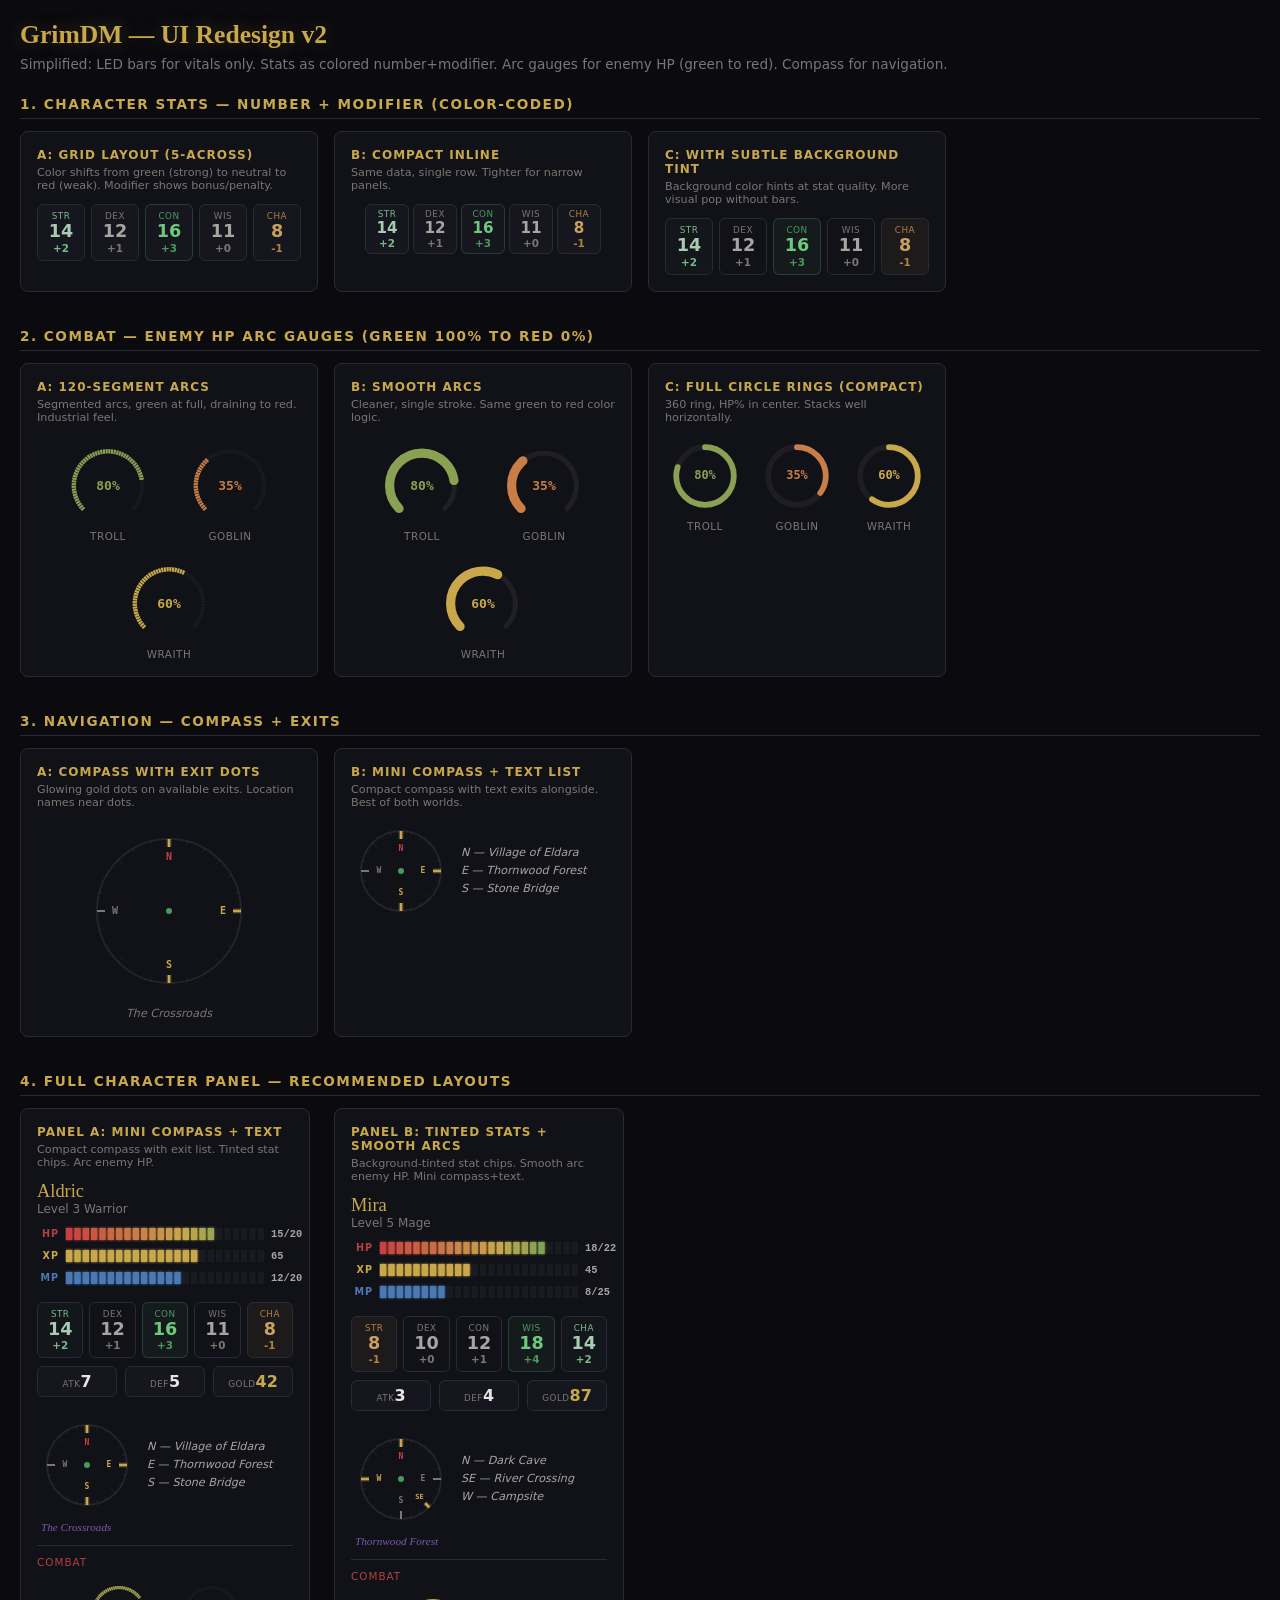
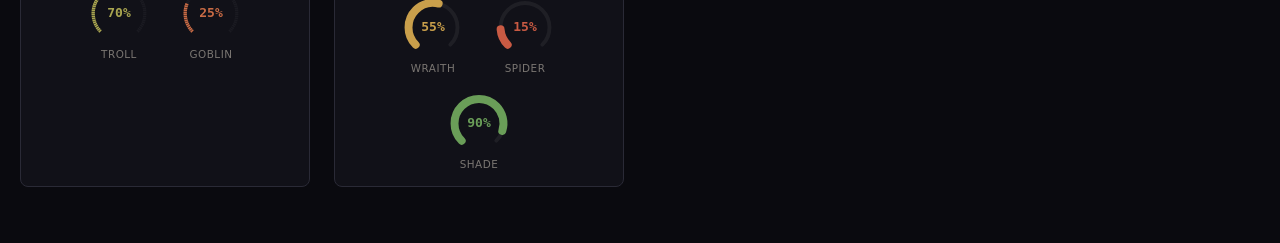
<file: backend/app/static/ui-prototype.html>
<!DOCTYPE html>
<html lang="en">
<head>
<meta charset="UTF-8">
<meta name="viewport" content="width=device-width, initial-scale=1.0">
<title>GrimDM — UI Redesign v2</title>
<style>
:root {
  --bg-deep: #0a0a0f;
  --bg-panel: #111118;
  --bg-panel-alt: #16161f;
  --text-primary: #e8e4df;
  --text-secondary: #a8a4a0;
  --text-dim: #7a7672;
  --accent-gold: #c9a84c;
  --accent-red: #b44040;
  --accent-green: #4a9a5c;
  --accent-blue: #4a7ab4;
  --accent-purple: #7a5aaa;
  --border-color: #2a2a36;
  --font-body: 'Segoe UI', system-ui, sans-serif;
  --font-display: Georgia, 'Times New Roman', serif;
  --radius: 6px;
}
* { margin: 0; padding: 0; box-sizing: border-box; }
body {
  font-family: var(--font-body);
  background: var(--bg-deep);
  color: var(--text-primary);
  padding: 20px;
  overflow-y: auto;
}
h1 {
  font-family: var(--font-display);
  color: var(--accent-gold);
  text-shadow: 0 0 20px rgba(201,168,76,0.3);
  font-size: 1.6rem;
  margin-bottom: 6px;
}
.subtitle { color: var(--text-dim); font-size: 0.85rem; margin-bottom: 24px; }
.section { margin-bottom: 36px; }
.section-title {
  font-size: 0.85rem; font-weight: 700; color: var(--accent-gold);
  text-transform: uppercase; letter-spacing: 1.5px;
  margin-bottom: 12px; padding-bottom: 6px;
  border-bottom: 1px solid var(--border-color);
}
.variants { display: grid; grid-template-columns: repeat(auto-fill, minmax(280px, 1fr)); gap: 16px; }
.variant {
  background: var(--bg-panel); border: 1px solid var(--border-color);
  border-radius: 8px; padding: 16px;
}
.variant-label { font-size: 0.75rem; font-weight: 700; color: var(--accent-gold); text-transform: uppercase; letter-spacing: 1px; margin-bottom: 4px; }
.variant-desc { font-size: 0.7rem; color: var(--text-dim); margin-bottom: 12px; }
canvas { display: block; }
.vital-row { display: flex; align-items: center; gap: 6px; margin-bottom: 6px; }
.vital-label { font-size: 0.6rem; font-weight: 700; text-transform: uppercase; letter-spacing: 1px; width: 22px; text-align: right; flex-shrink: 0; }
.vital-label.hp { color: var(--accent-red); }
.vital-label.xp { color: var(--accent-gold); }
.vital-label.mp { color: var(--accent-blue); }
.vital-canvas { flex: 1; height: 16px; }
.vital-value { font-size: 0.65rem; font-weight: 600; color: var(--text-secondary); font-family: monospace; width: 42px; flex-shrink: 0; }
.stats-grid { display: grid; grid-template-columns: repeat(5, 1fr); gap: 6px; }
.stat-chip {
  text-align: center; padding: 6px 4px;
  background: var(--bg-panel-alt); border-radius: var(--radius);
  border: 1px solid var(--border-color);
}
.stat-chip .s-label { font-size: 0.55rem; text-transform: uppercase; letter-spacing: 0.5px; margin-bottom: 2px; }
.stat-chip .s-value { font-size: 1.1rem; font-weight: 700; line-height: 1; }
.stat-chip .s-mod { font-size: 0.65rem; font-weight: 600; margin-top: 1px; }
.stat-chip.strong .s-label { color: var(--accent-green); }
.stat-chip.strong .s-value { color: #6dca7c; }
.stat-chip.strong .s-mod { color: var(--accent-green); }
.stat-chip.strong { border-color: rgba(74,154,92,0.3); }
.stat-chip.good .s-label { color: #7ab88a; }
.stat-chip.good .s-value { color: #a8ccb0; }
.stat-chip.good .s-mod { color: #7ab88a; }
.stat-chip.neutral .s-label { color: var(--text-dim); }
.stat-chip.neutral .s-value { color: var(--text-secondary); }
.stat-chip.neutral .s-mod { color: var(--text-dim); }
.stat-chip.weak .s-label { color: #b08040; }
.stat-chip.weak .s-value { color: #c9a060; }
.stat-chip.weak .s-mod { color: #b08040; }
.stat-chip.poor .s-label { color: var(--accent-red); }
.stat-chip.poor .s-value { color: #d06060; }
.stat-chip.poor .s-mod { color: var(--accent-red); }
.stat-chip.poor { border-color: rgba(180,64,64,0.3); }
.derived-row { display: flex; gap: 8px; margin-top: 8px; }
.derived-stat {
  flex: 1; text-align: center; padding: 5px;
  background: var(--bg-panel-alt); border-radius: var(--radius);
  border: 1px solid var(--border-color);
}
.derived-stat .d-label { font-size: 0.55rem; color: var(--text-dim); text-transform: uppercase; letter-spacing: 0.5px; }
.derived-stat .d-value { font-size: 1rem; font-weight: 600; color: var(--text-primary); }
.combat-header { font-size: 0.65rem; color: var(--accent-red); text-transform: uppercase; letter-spacing: 1px; margin-bottom: 8px; }
.enemy-row { display: flex; gap: 12px; justify-content: center; flex-wrap: wrap; }
.enemy-unit { display: flex; flex-direction: column; align-items: center; gap: 4px; }
.enemy-name { font-size: 0.65rem; color: var(--text-dim); text-transform: uppercase; letter-spacing: 0.5px; }
.compass-section { display: flex; gap: 10px; align-items: center; margin-top: 8px; }
.exit-list { font-size: 0.7rem; color: var(--text-secondary); font-style: italic; line-height: 1.6; }
</style>
</head>
<body>

<h1>GrimDM — UI Redesign v2</h1>
<p class="subtitle">Simplified: LED bars for vitals only. Stats as colored number+modifier. Arc gauges for enemy HP (green to red). Compass for navigation.</p>

<!-- SECTION 1: Stats -->
<div class="section">
  <div class="section-title">1. Character Stats — Number + Modifier (Color-Coded)</div>
  <div class="variants">
    <div class="variant">
      <div class="variant-label">A: Grid Layout (5-across)</div>
      <div class="variant-desc">Color shifts from green (strong) to neutral to red (weak). Modifier shows bonus/penalty.</div>
      <div class="stats-grid" id="stats-grid-a"></div>
    </div>
    <div class="variant">
      <div class="variant-label">B: Compact Inline</div>
      <div class="variant-desc">Same data, single row. Tighter for narrow panels.</div>
      <div style="display:flex; gap:4px; justify-content:center;" id="stats-inline-b"></div>
    </div>
    <div class="variant">
      <div class="variant-label">C: With Subtle Background Tint</div>
      <div class="variant-desc">Background color hints at stat quality. More visual pop without bars.</div>
      <div class="stats-grid" id="stats-grid-c"></div>
    </div>
  </div>
</div>

<!-- SECTION 2: Enemy HP arcs -->
<div class="section">
  <div class="section-title">2. Combat — Enemy HP Arc Gauges (Green 100% to Red 0%)</div>
  <div class="variants">
    <div class="variant">
      <div class="variant-label">A: 120-Segment Arcs</div>
      <div class="variant-desc">Segmented arcs, green at full, draining to red. Industrial feel.</div>
      <div class="enemy-row">
        <div class="enemy-unit"><canvas id="arc-troll" width="110" height="90"></canvas><span class="enemy-name">Troll</span></div>
        <div class="enemy-unit"><canvas id="arc-goblin" width="110" height="90"></canvas><span class="enemy-name">Goblin</span></div>
        <div class="enemy-unit"><canvas id="arc-wraith" width="110" height="90"></canvas><span class="enemy-name">Wraith</span></div>
      </div>
    </div>
    <div class="variant">
      <div class="variant-label">B: Smooth Arcs</div>
      <div class="variant-desc">Cleaner, single stroke. Same green to red color logic.</div>
      <div class="enemy-row">
        <div class="enemy-unit"><canvas id="smooth-troll" width="110" height="90"></canvas><span class="enemy-name">Troll</span></div>
        <div class="enemy-unit"><canvas id="smooth-goblin" width="110" height="90"></canvas><span class="enemy-name">Goblin</span></div>
        <div class="enemy-unit"><canvas id="smooth-wraith" width="110" height="90"></canvas><span class="enemy-name">Wraith</span></div>
      </div>
    </div>
    <div class="variant">
      <div class="variant-label">C: Full Circle Rings (compact)</div>
      <div class="variant-desc">360 ring, HP% in center. Stacks well horizontally.</div>
      <div class="enemy-row">
        <div class="enemy-unit"><canvas id="ring-troll" width="80" height="80"></canvas><span class="enemy-name">Troll</span></div>
        <div class="enemy-unit"><canvas id="ring-goblin" width="80" height="80"></canvas><span class="enemy-name">Goblin</span></div>
        <div class="enemy-unit"><canvas id="ring-wraith" width="80" height="80"></canvas><span class="enemy-name">Wraith</span></div>
      </div>
    </div>
  </div>
</div>

<!-- SECTION 3: Compass -->
<div class="section">
  <div class="section-title">3. Navigation — Compass + Exits</div>
  <div class="variants">
    <div class="variant">
      <div class="variant-label">A: Compass with Exit Dots</div>
      <div class="variant-desc">Glowing gold dots on available exits. Location names near dots.</div>
      <canvas id="compass-full" width="180" height="180" style="margin:0 auto;"></canvas>
      <div style="text-align:center;font-size:0.7rem;color:var(--text-dim);margin-top:6px;font-style:italic;">The Crossroads</div>
    </div>
    <div class="variant">
      <div class="variant-label">B: Mini Compass + Text List</div>
      <div class="variant-desc">Compact compass with text exits alongside. Best of both worlds.</div>
      <div class="compass-section">
        <canvas id="compass-mini" width="100" height="100"></canvas>
        <div class="exit-list">
          <div>N — Village of Eldara</div>
          <div>E — Thornwood Forest</div>
          <div>S — Stone Bridge</div>
        </div>
      </div>
    </div>
  </div>
</div>

<!-- SECTION 4: Full panels -->
<div class="section">
  <div class="section-title">4. Full Character Panel — Recommended Layouts</div>
  <div class="variants">

    <div class="variant" style="max-width:290px;">
      <div class="variant-label">Panel A: Mini Compass + Text</div>
      <div class="variant-desc">Compact compass with exit list. Tinted stat chips. Arc enemy HP.</div>
      <div style="margin-bottom:10px;">
        <div style="font-family:var(--font-display);font-size:1.15rem;color:var(--accent-gold);">Aldric</div>
        <div style="font-size:0.75rem;color:var(--text-dim);">Level 3 Warrior</div>
      </div>
      <div class="vital-row"><span class="vital-label hp">HP</span><canvas class="vital-canvas" id="fp-hp" width="200" height="16"></canvas><span class="vital-value">15/20</span></div>
      <div class="vital-row"><span class="vital-label xp">XP</span><canvas class="vital-canvas" id="fp-xp" width="200" height="16"></canvas><span class="vital-value">65</span></div>
      <div class="vital-row"><span class="vital-label mp">MP</span><canvas class="vital-canvas" id="fp-mp" width="200" height="16"></canvas><span class="vital-value">12/20</span></div>
      <div style="height:10px;"></div>
      <div class="stats-grid" id="fp-stats"></div>
      <div class="derived-row">
        <div class="derived-stat"><span class="d-label">ATK</span><span class="d-value">7</span></div>
        <div class="derived-stat"><span class="d-label">DEF</span><span class="d-value">5</span></div>
        <div class="derived-stat"><span class="d-label">Gold</span><span class="d-value" style="color:var(--accent-gold);">42</span></div>
      </div>
      <div style="height:10px;"></div>
      <div class="compass-section">
        <canvas id="fp-compass" width="100" height="100"></canvas>
        <div class="exit-list">
          <div>N — Village of Eldara</div>
          <div>E — Thornwood Forest</div>
          <div>S — Stone Bridge</div>
        </div>
      </div>
      <div style="text-align:left;font-size:0.7rem;color:var(--accent-purple);font-family:var(--font-display);font-style:italic;margin-top:6px;margin-left:4px;">The Crossroads</div>
      <div style="margin-top:12px;border-top:1px solid var(--border-color);padding-top:10px;">
        <div class="combat-header">Combat</div>
        <div class="enemy-row">
          <div class="enemy-unit"><canvas id="fp-e1" width="80" height="68"></canvas><span class="enemy-name">Troll</span></div>
          <div class="enemy-unit"><canvas id="fp-e2" width="80" height="68"></canvas><span class="enemy-name">Goblin</span></div>
        </div>
      </div>
    </div>

    <div class="variant" style="max-width:290px;">
      <div class="variant-label">Panel B: Tinted Stats + Smooth Arcs</div>
      <div class="variant-desc">Background-tinted stat chips. Smooth arc enemy HP. Mini compass+text.</div>
      <div style="margin-bottom:10px;">
        <div style="font-family:var(--font-display);font-size:1.15rem;color:var(--accent-gold);">Mira</div>
        <div style="font-size:0.75rem;color:var(--text-dim);">Level 5 Mage</div>
      </div>
      <div class="vital-row"><span class="vital-label hp">HP</span><canvas class="vital-canvas" id="fp2-hp" width="200" height="16"></canvas><span class="vital-value">18/22</span></div>
      <div class="vital-row"><span class="vital-label xp">XP</span><canvas class="vital-canvas" id="fp2-xp" width="200" height="16"></canvas><span class="vital-value">45</span></div>
      <div class="vital-row"><span class="vital-label mp">MP</span><canvas class="vital-canvas" id="fp2-mp" width="200" height="16"></canvas><span class="vital-value">8/25</span></div>
      <div style="height:10px;"></div>
      <div class="stats-grid" id="fp2-stats"></div>
      <div class="derived-row">
        <div class="derived-stat"><span class="d-label">ATK</span><span class="d-value">3</span></div>
        <div class="derived-stat"><span class="d-label">DEF</span><span class="d-value">4</span></div>
        <div class="derived-stat"><span class="d-label">Gold</span><span class="d-value" style="color:var(--accent-gold);">87</span></div>
      </div>
      <div style="height:10px;"></div>
      <div class="compass-section">
        <canvas id="fp2-compass" width="100" height="100"></canvas>
        <div class="exit-list">
          <div>N — Dark Cave</div>
          <div>SE — River Crossing</div>
          <div>W — Campsite</div>
        </div>
      </div>
      <div style="text-align:left;font-size:0.7rem;color:var(--accent-purple);font-family:var(--font-display);font-style:italic;margin-top:6px;margin-left:4px;">Thornwood Forest</div>
      <div style="margin-top:12px;border-top:1px solid var(--border-color);padding-top:10px;">
        <div class="combat-header">Combat</div>
        <div class="enemy-row">
          <div class="enemy-unit"><canvas id="fp2-e1" width="80" height="68"></canvas><span class="enemy-name">Wraith</span></div>
          <div class="enemy-unit"><canvas id="fp2-e2" width="80" height="68"></canvas><span class="enemy-name">Spider</span></div>
          <div class="enemy-unit"><canvas id="fp2-e3" width="80" height="68"></canvas><span class="enemy-name">Shade</span></div>
        </div>
      </div>
    </div>

  </div>
</div>

<script>
/* GrimDM UI Prototype v2 — all safe DOM construction */

const GOLD='#c9a84c', RED='#c94040', GREEN='#4a9a5c', BLUE='#4a7ab4',
      PURPLE='#7a5aaa', TEXT_P='#e8e4df', TEXT_D='#7a7672', BG_TRACK='rgba(255,255,255,0.04)';

function dpr(canvas) {
  const d = window.devicePixelRatio || 1;
  const w = canvas.clientWidth, h = canvas.clientHeight;
  canvas.width = w * d; canvas.height = h * d;
  const ctx = canvas.getContext('2d');
  ctx.scale(d, d);
  return { ctx, w, h };
}
function lerp(a, b, t) { return a + (b - a) * t; }
function lerpColor(a, b, t) {
  const ar=parseInt(a.slice(1,3),16), ag=parseInt(a.slice(3,5),16), ab=parseInt(a.slice(5,7),16);
  const br=parseInt(b.slice(1,3),16), bg_=parseInt(b.slice(3,5),16), bb=parseInt(b.slice(5,7),16);
  return 'rgb('+Math.round(lerp(ar,br,t))+','+Math.round(lerp(ag,bg_,t))+','+Math.round(lerp(ab,bb,t))+')';
}
function rgba(hex, a) {
  const r=parseInt(hex.slice(1,3),16), g=parseInt(hex.slice(3,5),16), b=parseInt(hex.slice(5,7),16);
  return 'rgba('+r+','+g+','+b+','+a+')';
}
function hpColor(pct) {
  if (pct > 0.6) return lerpColor('#c9a84c','#4a9a5c', (pct-0.6)/0.4);
  return lerpColor('#c94040','#c9a84c', pct/0.6);
}
function enemyHpColor(pct) {
  if (pct > 0.6) return lerpColor('#c9a84c','#4a9a5c', (pct-0.6)/0.4);
  return lerpColor('#c94040','#c9a84c', pct/0.6);
}

// === STAT CHIPS (safe DOM) ===
function statMod(val) { const m = Math.floor((val-10)/2); return m >= 0 ? '+'+m : ''+m; }
function statClass(val) {
  if (val >= 16) return 'strong';
  if (val >= 13) return 'good';
  if (val >= 10) return 'neutral';
  if (val >= 8) return 'weak';
  return 'poor';
}
function buildStatChips(container, stats, tinted) {
  const labels = ['STR','DEX','CON','WIS','CHA'];
  const vals = [stats.str, stats.dex, stats.con, stats.wis, stats.cha];
  container.textContent = '';
  vals.forEach((v, i) => {
    const cls = statClass(v);
    const chip = document.createElement('div');
    chip.className = 'stat-chip ' + cls;
    if (tinted) {
      const tints = {strong:'rgba(74,154,92,0.08)',good:'rgba(74,154,92,0.04)',neutral:'transparent',weak:'rgba(201,168,76,0.06)',poor:'rgba(180,64,64,0.08)'};
      chip.style.background = tints[cls];
    }
    const lbl = document.createElement('div'); lbl.className = 's-label'; lbl.textContent = labels[i];
    const val = document.createElement('div'); val.className = 's-value'; val.textContent = v;
    const mod = document.createElement('div'); mod.className = 's-mod'; mod.textContent = statMod(v);
    chip.appendChild(lbl); chip.appendChild(val); chip.appendChild(mod);
    container.appendChild(chip);
  });
}

// === LED STRIP ===
function drawLedStrip(canvas, pct, color, segs) {
  segs = segs || 24;
  const {ctx,w,h} = dpr(canvas);
  ctx.clearRect(0,0,w,h);
  const gap=2, pad=1, segW=(w-pad*2-(segs-1)*gap)/segs, segH=h-4, yOff=2;
  pct = Math.max(0, Math.min(1, pct));
  const lit = Math.round(pct * segs);
  for (let i=0; i<segs; i++) {
    const x = pad + i*(segW+gap);
    if (i < lit) {
      const c = typeof color === 'function' ? color(i/(segs-1)) : color;
      ctx.shadowBlur = 3; ctx.shadowColor = c; ctx.fillStyle = c;
      ctx.fillRect(x, yOff, segW, segH);
    } else {
      ctx.shadowBlur = 0; ctx.fillStyle = BG_TRACK;
      ctx.fillRect(x, yOff, segW, segH);
    }
  }
  ctx.shadowBlur = 0;
}

// === ENEMY ARC (120-seg, green->red reversed) ===
function drawEnemyArc120(canvas, pct) {
  const {ctx,w,h} = dpr(canvas);
  ctx.clearRect(0,0,w,h);
  const cx=w/2, cy=h*0.55, r=Math.min(w,h)*0.38;
  const segs=60, start=Math.PI*0.75, end=Math.PI*2.25, total=end-start;
  const segArc=total/segs, lw=Math.max(2.5, r*0.13);
  pct = Math.max(0, Math.min(1, pct));
  ctx.lineCap='butt';
  for(let i=0;i<segs;i++){
    const a0=start+i*segArc+0.008, a1=start+(i+1)*segArc-0.008;
    ctx.beginPath(); ctx.arc(cx,cy,r,a0,a1);
    ctx.lineWidth=lw; ctx.strokeStyle='rgba(255,255,255,.04)'; ctx.stroke();
  }
  const lit=Math.round(pct*segs);
  const c = enemyHpColor(pct);
  for(let i=0;i<lit;i++){
    const a0=start+i*segArc+0.008, a1=start+(i+1)*segArc-0.008;
    ctx.beginPath(); ctx.arc(cx,cy,r,a0,a1);
    ctx.lineWidth=lw; ctx.strokeStyle=c; ctx.stroke();
  }
  ctx.font='bold 13px monospace'; ctx.textAlign='center'; ctx.fillStyle=c;
  ctx.fillText(Math.round(pct*100)+'%', cx, cy+4);
}

// === ENEMY SMOOTH ARC ===
function drawEnemySmoothArc(canvas, pct) {
  const {ctx,w,h} = dpr(canvas);
  ctx.clearRect(0,0,w,h);
  const cx=w/2, cy=h*0.55, r=Math.min(w,h)*0.36;
  const start=Math.PI*0.75, end=Math.PI*2.25, total=end-start;
  const lw=r*0.16;
  pct = Math.max(0, Math.min(1, pct));
  const c = enemyHpColor(pct);
  ctx.lineCap='round';
  ctx.beginPath(); ctx.arc(cx,cy,r,start,end);
  ctx.lineWidth=lw; ctx.strokeStyle='rgba(255,255,255,.06)'; ctx.stroke();
  if(pct>0){
    ctx.beginPath(); ctx.arc(cx,cy,r,start,start+pct*total);
    ctx.lineWidth=lw; ctx.strokeStyle=c; ctx.stroke();
    ctx.beginPath(); ctx.arc(cx,cy,r,start,start+pct*total);
    ctx.lineWidth=lw+4; ctx.strokeStyle=rgba(c,.12); ctx.stroke();
  }
  ctx.font='bold 13px monospace'; ctx.textAlign='center'; ctx.fillStyle=c;
  ctx.fillText(Math.round(pct*100)+'%', cx, cy+4);
}

// === ENEMY RING ===
function drawEnemyRing(canvas, pct) {
  const {ctx,w,h} = dpr(canvas);
  ctx.clearRect(0,0,w,h);
  const cx=w/2, cy=h/2, r=Math.min(w,h)*0.36, lw=r*0.2;
  pct = Math.max(0, Math.min(1, pct));
  const c = enemyHpColor(pct);
  ctx.lineCap='round';
  ctx.beginPath(); ctx.arc(cx,cy,r,-Math.PI/2,Math.PI*1.5);
  ctx.lineWidth=lw; ctx.strokeStyle='rgba(255,255,255,.05)'; ctx.stroke();
  if(pct>0){
    ctx.beginPath(); ctx.arc(cx,cy,r,-Math.PI/2,-Math.PI/2+pct*Math.PI*2);
    ctx.lineWidth=lw; ctx.strokeStyle=c; ctx.stroke();
  }
  ctx.font='bold 12px monospace'; ctx.textAlign='center'; ctx.textBaseline='middle';
  ctx.fillStyle=c; ctx.fillText(Math.round(pct*100)+'%', cx, cy);
}

// === COMPASS — exit ticks glow gold, non-exits dim ===
function drawCompass(canvas, exits, size) {
  const {ctx,w,h} = dpr(canvas);
  ctx.clearRect(0,0,w,h);
  const cx=w/2, cy=h/2, r=Math.min(w,h)*0.4;
  // Outer ring
  ctx.beginPath(); ctx.arc(cx,cy,r,0,Math.PI*2);
  ctx.strokeStyle='rgba(255,255,255,.08)'; ctx.lineWidth=2; ctx.stroke();
  const cardinals=[{l:'N',a:-Math.PI/2},{l:'E',a:0},{l:'S',a:Math.PI/2},{l:'W',a:Math.PI}];
  const interC=[{l:'NE',a:-Math.PI/4},{l:'SE',a:Math.PI/4},{l:'SW',a:Math.PI*3/4},{l:'NW',a:-Math.PI*3/4}];
  const allDirs=[...cardinals,...interC];
  // Minor ticks
  for(let d=0;d<360;d+=15){
    if(d%45===0) continue;
    const a=(d-90)*Math.PI/180;
    ctx.beginPath();
    ctx.moveTo(cx+Math.cos(a)*(r-4), cy+Math.sin(a)*(r-4));
    ctx.lineTo(cx+Math.cos(a)*r, cy+Math.sin(a)*r);
    ctx.strokeStyle='rgba(255,255,255,.06)'; ctx.lineWidth=1; ctx.stroke();
  }
  // Cardinal + intercardinal ticks — exits glow gold, others dim
  allDirs.forEach(d=>{
    const isExit=exits.some(e=>e.dir===d.l);
    const isCardinal=cardinals.some(c=>c.l===d.l);
    const tickLen=isCardinal?8:6;
    if(isExit){
      // Glow behind tick
      ctx.beginPath();
      ctx.moveTo(cx+Math.cos(d.a)*(r-tickLen), cy+Math.sin(d.a)*(r-tickLen));
      ctx.lineTo(cx+Math.cos(d.a)*r, cy+Math.sin(d.a)*r);
      ctx.strokeStyle=rgba(GOLD,0.25); ctx.lineWidth=5; ctx.stroke();
      // Bright gold tick
      ctx.beginPath();
      ctx.moveTo(cx+Math.cos(d.a)*(r-tickLen), cy+Math.sin(d.a)*(r-tickLen));
      ctx.lineTo(cx+Math.cos(d.a)*r, cy+Math.sin(d.a)*r);
      ctx.strokeStyle=GOLD; ctx.lineWidth=2.5; ctx.stroke();
    } else {
      ctx.beginPath();
      ctx.moveTo(cx+Math.cos(d.a)*(r-tickLen), cy+Math.sin(d.a)*(r-tickLen));
      ctx.lineTo(cx+Math.cos(d.a)*r, cy+Math.sin(d.a)*r);
      ctx.strokeStyle=isCardinal?TEXT_D:'rgba(255,255,255,.06)'; ctx.lineWidth=isCardinal?2:1; ctx.stroke();
    }
  });
  // Cardinal labels
  cardinals.forEach(c=>{
    const isExit=exits.some(e=>e.dir===c.l);
    const fs=size==='mini'?'8px':'10px';
    ctx.font='bold '+fs+' monospace'; ctx.textAlign='center'; ctx.textBaseline='middle';
    ctx.fillStyle=c.l==='N'?RED:(isExit?GOLD:TEXT_D);
    ctx.fillText(c.l, cx+Math.cos(c.a)*(r-18), cy+Math.sin(c.a)*(r-18));
  });
  // Inter-cardinal labels for exits only
  interC.forEach(c=>{
    const isExit=exits.some(e=>e.dir===c.l);
    if(isExit){
      const fs=size==='mini'?'7px':'9px';
      ctx.font='bold '+fs+' monospace'; ctx.textAlign='center'; ctx.textBaseline='middle';
      ctx.fillStyle=GOLD;
      ctx.fillText(c.l, cx+Math.cos(c.a)*(r-14), cy+Math.sin(c.a)*(r-14));
    }
  });
  // Center dot (player)
  ctx.beginPath(); ctx.arc(cx,cy,3,0,Math.PI*2);
  ctx.fillStyle=GREEN; ctx.fill();
}

// === RENDER ALL ===
const W={str:14,dex:12,con:16,wis:11,cha:8};
const M={str:8,dex:10,con:12,wis:18,cha:14};
const EX1=[{dir:'N',name:'Village'},{dir:'E',name:'Forest'},{dir:'S',name:'Bridge'}];
const EX2=[{dir:'N',name:'Cave'},{dir:'SE',name:'River'},{dir:'W',name:'Camp'}];

// Section 1
buildStatChips(document.getElementById('stats-grid-a'), W, false);
buildStatChips(document.getElementById('stats-grid-c'), W, true);
(function(){
  const c=document.getElementById('stats-inline-b');
  const labels=['STR','DEX','CON','WIS','CHA'];
  const vals=[W.str,W.dex,W.con,W.wis,W.cha];
  vals.forEach((v,i)=>{
    const chip=document.createElement('div');
    chip.className='stat-chip '+statClass(v);
    chip.style.cssText='padding:4px 6px;min-width:44px;';
    const l=document.createElement('div');l.className='s-label';l.textContent=labels[i];
    const va=document.createElement('div');va.className='s-value';va.style.fontSize='0.95rem';va.textContent=v;
    const mo=document.createElement('div');mo.className='s-mod';mo.textContent=statMod(v);
    chip.appendChild(l);chip.appendChild(va);chip.appendChild(mo);
    c.appendChild(chip);
  });
})();

// Section 2
drawEnemyArc120(document.getElementById('arc-troll'), 0.80);
drawEnemyArc120(document.getElementById('arc-goblin'), 0.35);
drawEnemyArc120(document.getElementById('arc-wraith'), 0.60);
drawEnemySmoothArc(document.getElementById('smooth-troll'), 0.80);
drawEnemySmoothArc(document.getElementById('smooth-goblin'), 0.35);
drawEnemySmoothArc(document.getElementById('smooth-wraith'), 0.60);
drawEnemyRing(document.getElementById('ring-troll'), 0.80);
drawEnemyRing(document.getElementById('ring-goblin'), 0.35);
drawEnemyRing(document.getElementById('ring-wraith'), 0.60);

// Section 3
drawCompass(document.getElementById('compass-full'), EX1, 'full');
drawCompass(document.getElementById('compass-mini'), EX1, 'mini');

// Section 4 — Panel A
drawLedStrip(document.getElementById('fp-hp'), 15/20, hpColor, 24);
drawLedStrip(document.getElementById('fp-xp'), 65/100, GOLD, 24);
drawLedStrip(document.getElementById('fp-mp'), 12/20, BLUE, 24);
buildStatChips(document.getElementById('fp-stats'), W, true);
drawCompass(document.getElementById('fp-compass'), EX1, 'mini');
drawEnemyArc120(document.getElementById('fp-e1'), 0.70);
drawEnemyArc120(document.getElementById('fp-e2'), 0.25);

// Section 4 — Panel B
drawLedStrip(document.getElementById('fp2-hp'), 18/22, hpColor, 24);
drawLedStrip(document.getElementById('fp2-xp'), 45/100, GOLD, 24);
drawLedStrip(document.getElementById('fp2-mp'), 8/25, BLUE, 24);
buildStatChips(document.getElementById('fp2-stats'), M, true);
drawCompass(document.getElementById('fp2-compass'), EX2, 'mini');
drawEnemySmoothArc(document.getElementById('fp2-e1'), 0.55);
drawEnemySmoothArc(document.getElementById('fp2-e2'), 0.15);
drawEnemySmoothArc(document.getElementById('fp2-e3'), 0.90);
</script>
</body>
</html>
</file>
